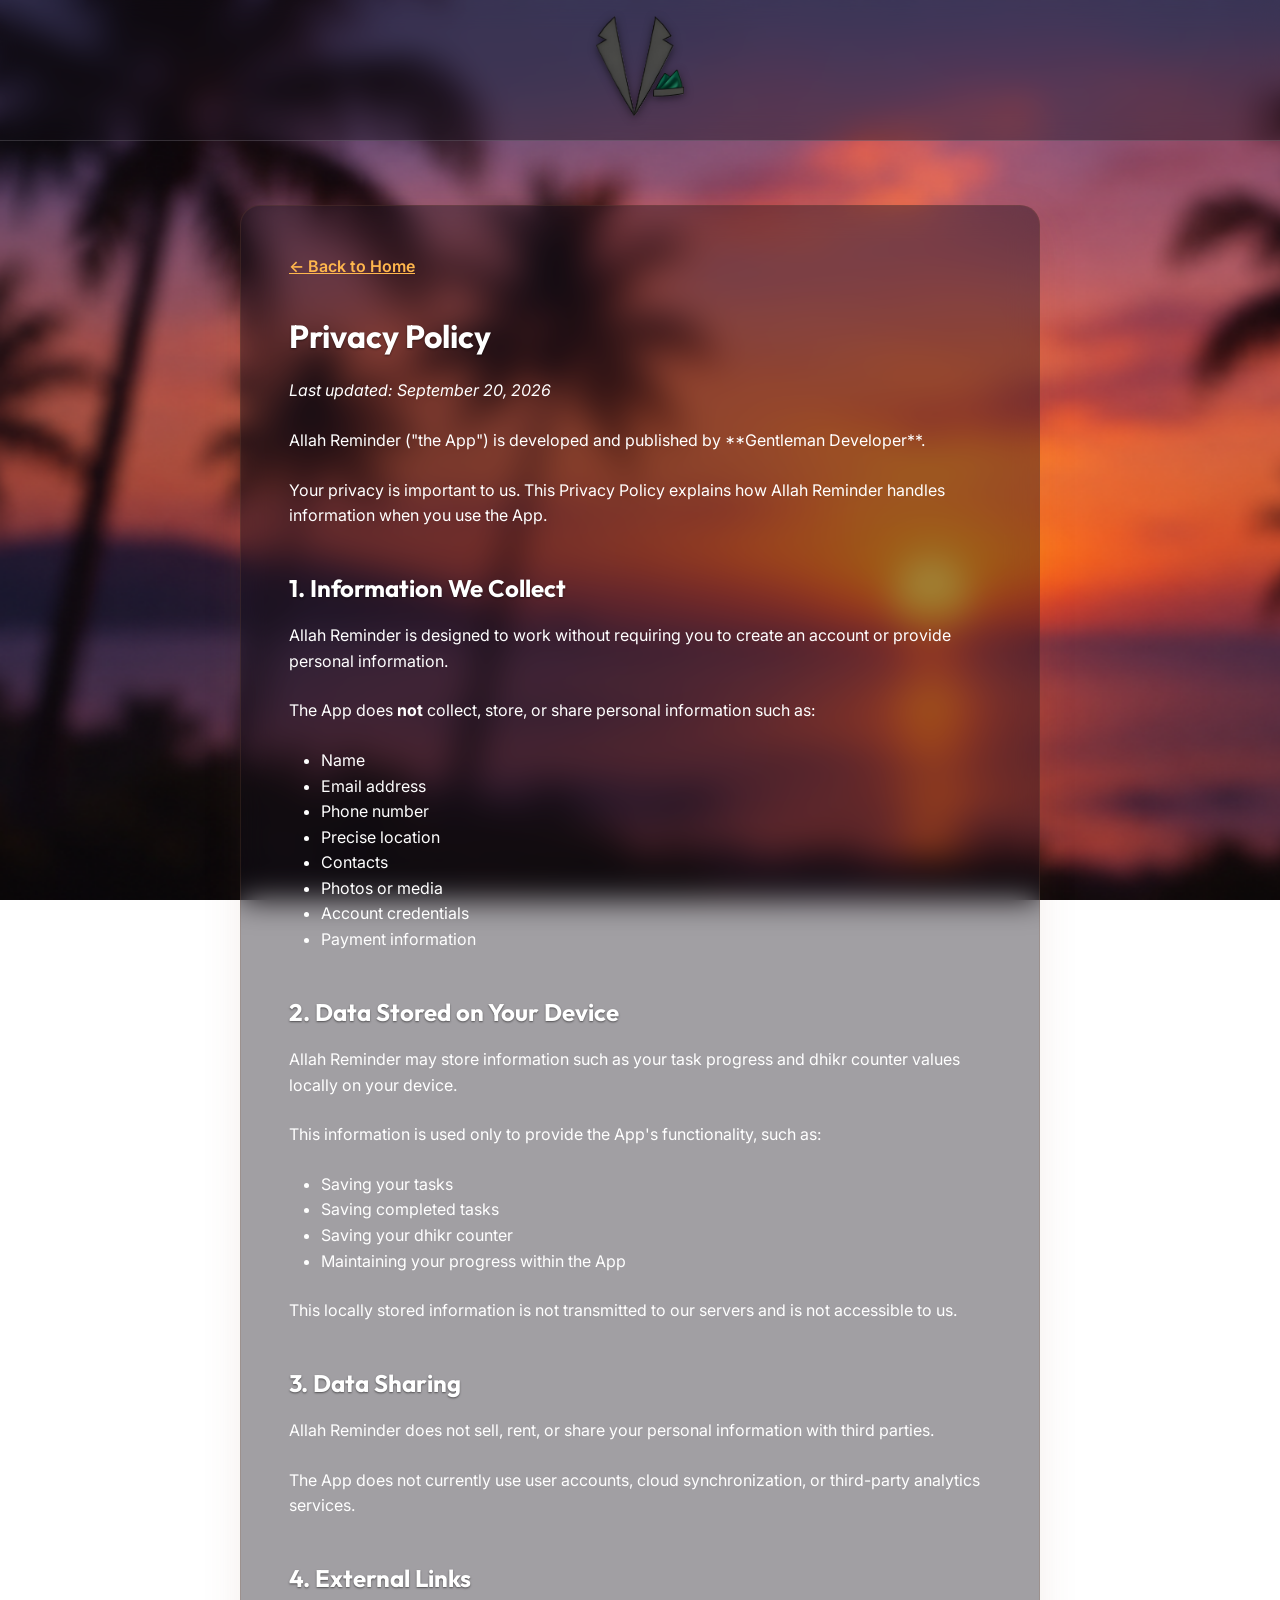
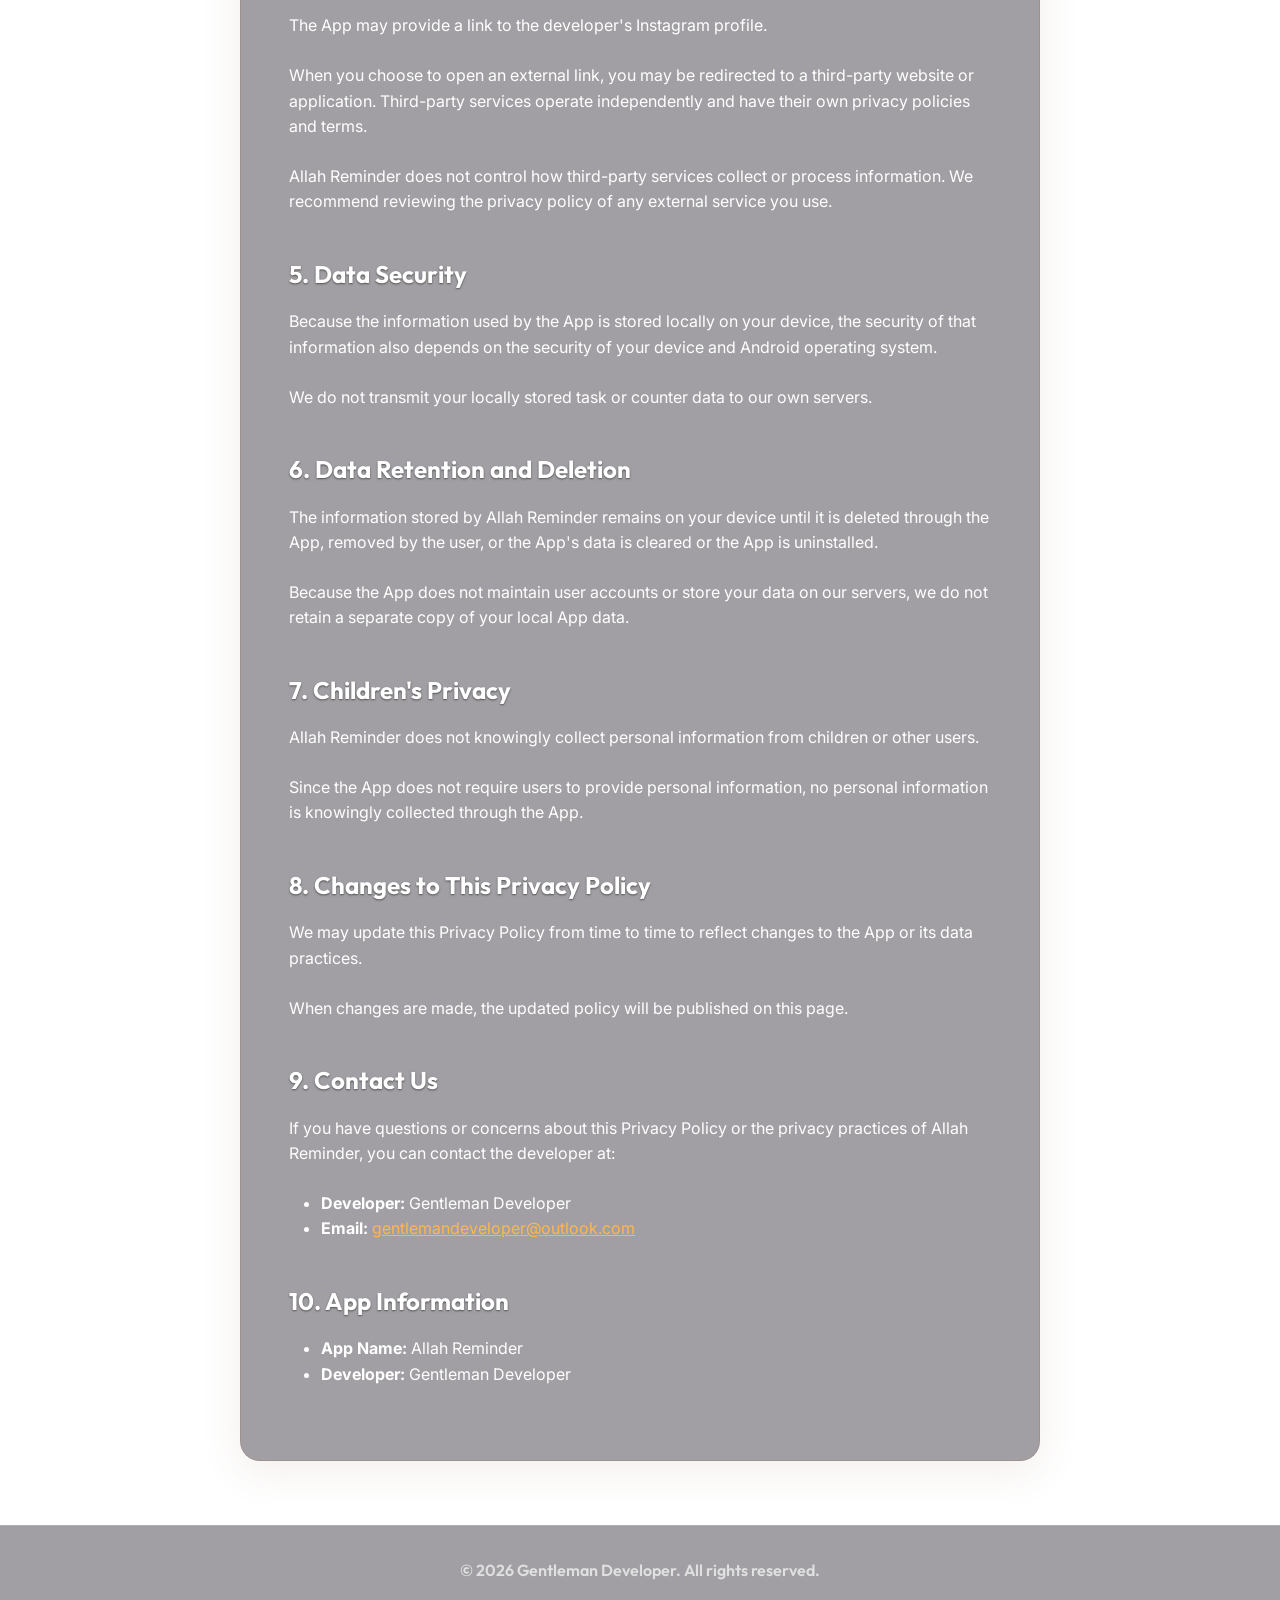
<file: privacy-allah-reminder.html>
<!DOCTYPE html>
<html lang="en">
<head>
  <meta charset="UTF-8" />
  <meta name="viewport" content="width=device-width, initial-scale=1.0" />
  <title>Privacy Policy - Allah Reminder</title>
  <link rel="preconnect" href="https://fonts.googleapis.com" />
  <link rel="preconnect" href="https://fonts.gstatic.com" crossorigin />
  <link href="https://fonts.googleapis.com/css2?family=Outfit:wght@400;600;800&family=Inter:wght@400;500;700&display=swap" rel="stylesheet" />
  <link rel="stylesheet" href="styles.css" />
  <style>
    .privacy-content {
      max-width: 800px;
      margin: 4rem auto;
      padding: 3rem;
      background: var(--glass-bg);
      border-radius: 20px;
      box-shadow: 0 10px 40px rgba(140, 90, 60, 0.1);
      border: 1px solid rgba(140, 90, 60, 0.2);
    }
    .privacy-content h1 {
      font-family: 'Outfit', sans-serif;
      margin-bottom: 1rem;
      color: var(--brown-dark);
    }
    .privacy-content h2 {
      font-family: 'Outfit', sans-serif;
      margin-top: 2.5rem;
      margin-bottom: 1rem;
      color: var(--brown-dark);
    }
    .privacy-content p, .privacy-content ul {
      margin-bottom: 1.5rem;
    }
    .privacy-content ul {
      padding-left: 2rem;
    }
    .back-btn {
      display: inline-block;
      margin-bottom: 2rem;
      color: var(--brown-dark);
      font-weight: 600;
      text-decoration: underline;
    }
  </style>
</head>
<body>
  <header class="site-header">
    <div class="logo-wrapper">
      <a href="index.html">
        <img src="gentleman_developer_logo_png.png" alt="Gentleman Developer Logo" class="logo" />
      </a>
    </div>
  </header>

  <main class="privacy-content">
    <a href="index.html" class="back-btn">&larr; Back to Home</a>
    
    <h1>Privacy Policy</h1>
    <p><em>Last updated: September 20, 2026</em></p>

    <p>Allah Reminder ("the App") is developed and published by **Gentleman Developer**.</p>
    <p>Your privacy is important to us. This Privacy Policy explains how Allah Reminder handles information when you use the App.</p>

    <h2>1. Information We Collect</h2>
    <p>Allah Reminder is designed to work without requiring you to create an account or provide personal information.</p>
    <p>The App does <strong>not</strong> collect, store, or share personal information such as:</p>
    <ul>
      <li>Name</li>
      <li>Email address</li>
      <li>Phone number</li>
      <li>Precise location</li>
      <li>Contacts</li>
      <li>Photos or media</li>
      <li>Account credentials</li>
      <li>Payment information</li>
    </ul>

    <h2>2. Data Stored on Your Device</h2>
    <p>Allah Reminder may store information such as your task progress and dhikr counter values locally on your device.</p>
    <p>This information is used only to provide the App's functionality, such as:</p>
    <ul>
      <li>Saving your tasks</li>
      <li>Saving completed tasks</li>
      <li>Saving your dhikr counter</li>
      <li>Maintaining your progress within the App</li>
    </ul>
    <p>This locally stored information is not transmitted to our servers and is not accessible to us.</p>

    <h2>3. Data Sharing</h2>
    <p>Allah Reminder does not sell, rent, or share your personal information with third parties.</p>
    <p>The App does not currently use user accounts, cloud synchronization, or third-party analytics services.</p>

    <h2>4. External Links</h2>
    <p>The App may provide a link to the developer's Instagram profile.</p>
    <p>When you choose to open an external link, you may be redirected to a third-party website or application. Third-party services operate independently and have their own privacy policies and terms.</p>
    <p>Allah Reminder does not control how third-party services collect or process information. We recommend reviewing the privacy policy of any external service you use.</p>

    <h2>5. Data Security</h2>
    <p>Because the information used by the App is stored locally on your device, the security of that information also depends on the security of your device and Android operating system.</p>
    <p>We do not transmit your locally stored task or counter data to our own servers.</p>

    <h2>6. Data Retention and Deletion</h2>
    <p>The information stored by Allah Reminder remains on your device until it is deleted through the App, removed by the user, or the App's data is cleared or the App is uninstalled.</p>
    <p>Because the App does not maintain user accounts or store your data on our servers, we do not retain a separate copy of your local App data.</p>

    <h2>7. Children's Privacy</h2>
    <p>Allah Reminder does not knowingly collect personal information from children or other users.</p>
    <p>Since the App does not require users to provide personal information, no personal information is knowingly collected through the App.</p>

    <h2>8. Changes to This Privacy Policy</h2>
    <p>We may update this Privacy Policy from time to time to reflect changes to the App or its data practices.</p>
    <p>When changes are made, the updated policy will be published on this page.</p>

    <h2>9. Contact Us</h2>
    <p>If you have questions or concerns about this Privacy Policy or the privacy practices of Allah Reminder, you can contact the developer at:</p>
    <ul>
      <li><strong>Developer:</strong> Gentleman Developer</li>
      <li><strong>Email:</strong> <a href="mailto:gentlemandeveloper@outlook.com">gentlemandeveloper@outlook.com</a></li>
    </ul>

    <h2>10. App Information</h2>
    <ul>
      <li><strong>App Name:</strong> Allah Reminder</li>
      <li><strong>Developer:</strong> Gentleman Developer</li>
    </ul>
  </main>

  <footer class="site-footer">
    <p>&copy; 2026 Gentleman Developer. All rights reserved.</p>
  </footer>
</body>
</html>
</file>
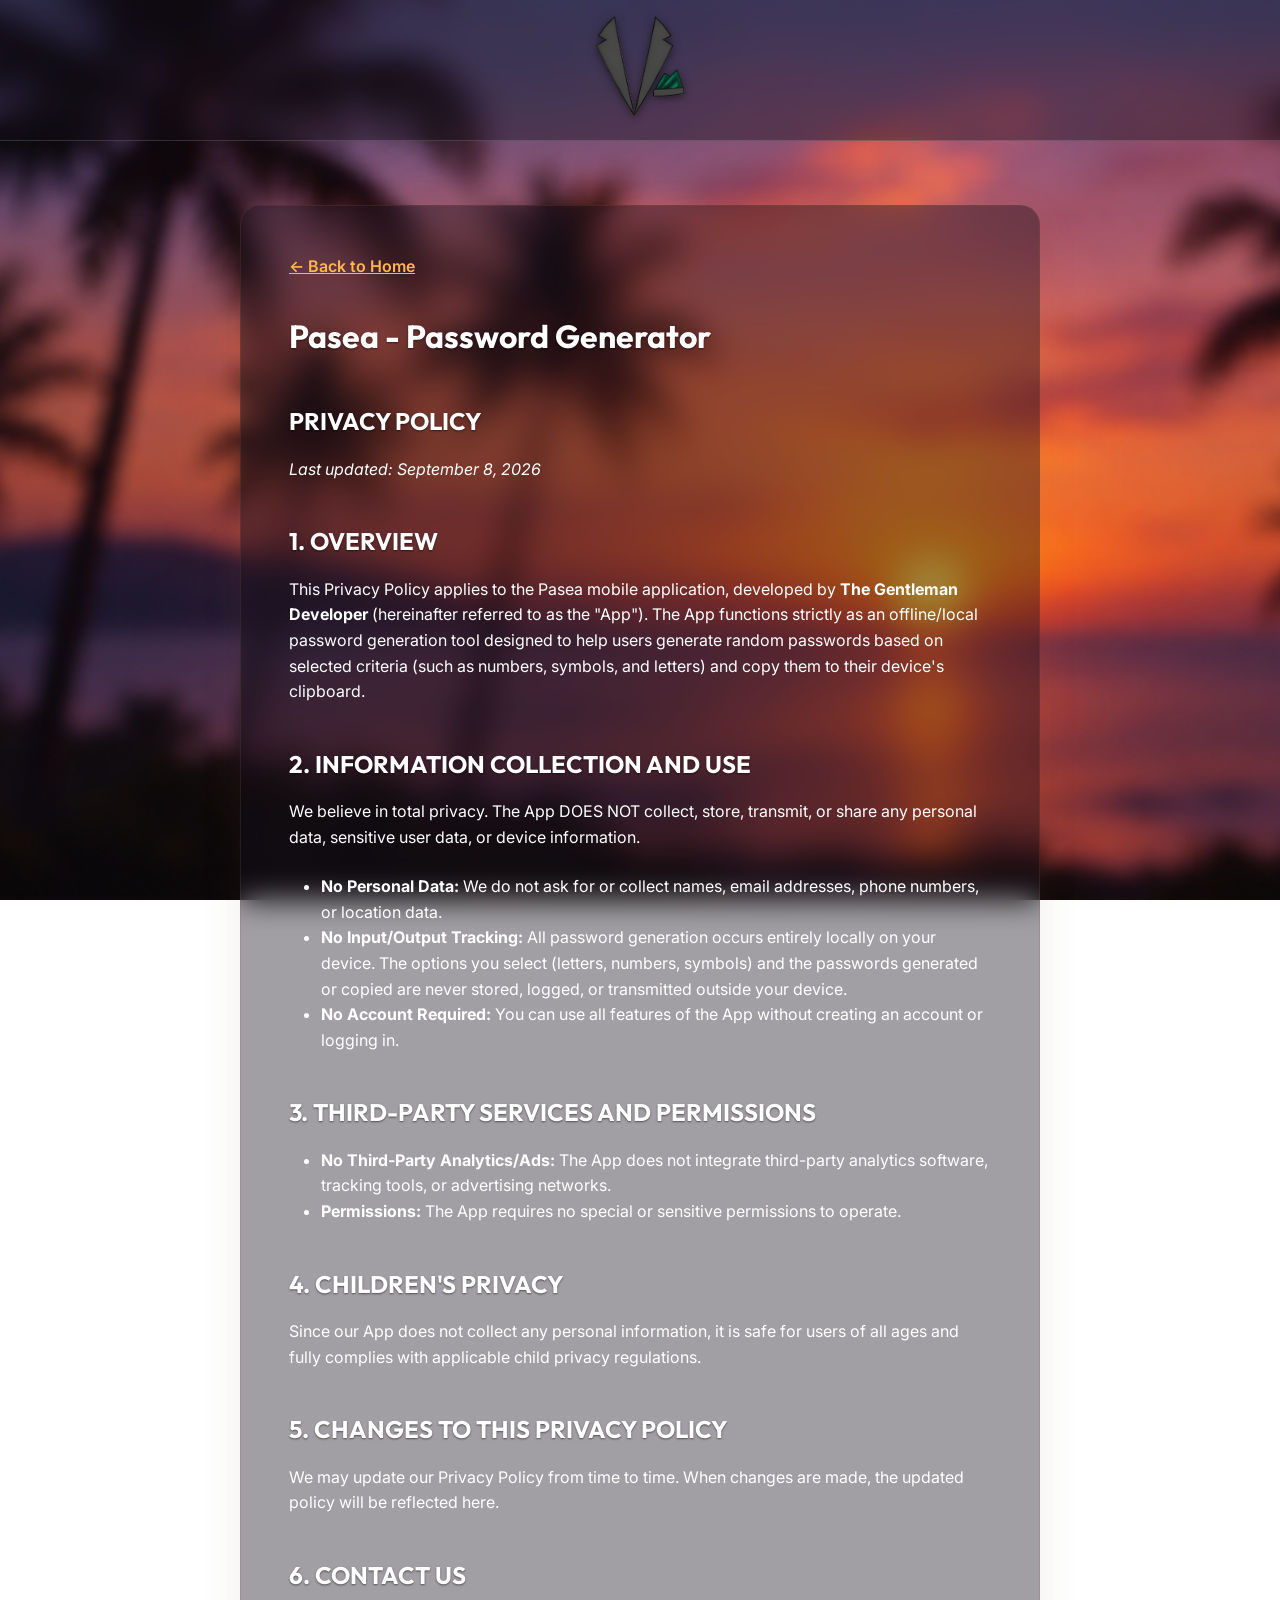
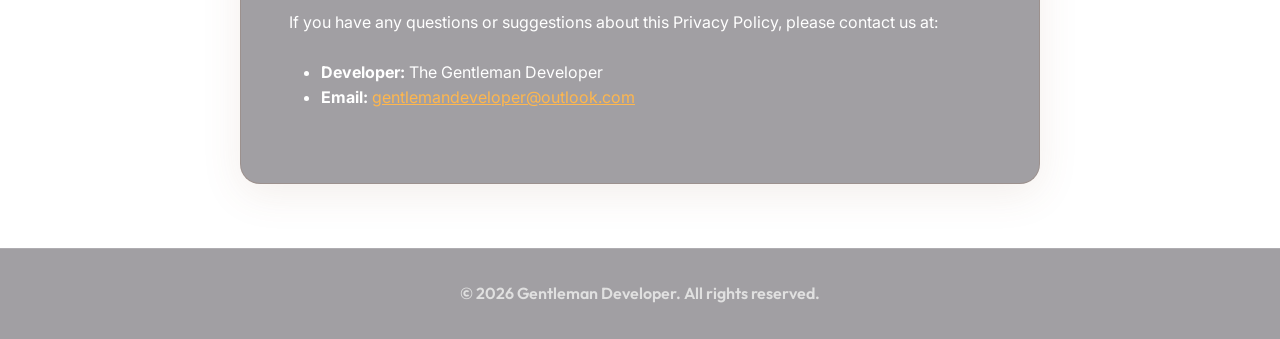
<file: privacy-pasea.html>
<!DOCTYPE html>
<html lang="en">
<head>
  <meta charset="UTF-8" />
  <meta name="viewport" content="width=device-width, initial-scale=1.0" />
  <title>Privacy Policy - Pasea Password Generator</title>
  <link rel="preconnect" href="https://fonts.googleapis.com" />
  <link rel="preconnect" href="https://fonts.gstatic.com" crossorigin />
  <link href="https://fonts.googleapis.com/css2?family=Outfit:wght@400;600;800&family=Inter:wght@400;500;700&display=swap" rel="stylesheet" />
  <link rel="stylesheet" href="styles.css" />
  <style>
    .privacy-content {
      max-width: 800px;
      margin: 4rem auto;
      padding: 3rem;
      background: var(--glass-bg);
      border-radius: 20px;
      box-shadow: 0 10px 40px rgba(140, 90, 60, 0.1);
      border: 1px solid rgba(140, 90, 60, 0.2);
    }
    .privacy-content h1 {
      font-family: 'Outfit', sans-serif;
      margin-bottom: 1rem;
      color: var(--brown-dark);
    }
    .privacy-content h2 {
      font-family: 'Outfit', sans-serif;
      margin-top: 2.5rem;
      margin-bottom: 1rem;
      color: var(--brown-dark);
    }
    .privacy-content p, .privacy-content ul {
      margin-bottom: 1.5rem;
    }
    .privacy-content ul {
      padding-left: 2rem;
    }
    .back-btn {
      display: inline-block;
      margin-bottom: 2rem;
      color: var(--brown-dark);
      font-weight: 600;
      text-decoration: underline;
    }
  </style>
</head>
<body>
  <header class="site-header">
    <div class="logo-wrapper">
      <a href="index.html">
        <img src="gentleman_developer_logo_png.png" alt="Gentleman Developer Logo" class="logo" />
      </a>
    </div>
  </header>

  <main class="privacy-content">
    <a href="index.html" class="back-btn">&larr; Back to Home</a>
    
    <h1>Pasea - Password Generator</h1>
    <h2>PRIVACY POLICY</h2>
    <p><em>Last updated: September 8, 2026</em></p>

    <h2>1. OVERVIEW</h2>
    <p>This Privacy Policy applies to the Pasea mobile application, developed by <strong>The Gentleman Developer</strong> (hereinafter referred to as the "App"). The App functions strictly as an offline/local password generation tool designed to help users generate random passwords based on selected criteria (such as numbers, symbols, and letters) and copy them to their device's clipboard.</p>

    <h2>2. INFORMATION COLLECTION AND USE</h2>
    <p>We believe in total privacy. The App DOES NOT collect, store, transmit, or share any personal data, sensitive user data, or device information.</p>
    <ul>
      <li><strong>No Personal Data:</strong> We do not ask for or collect names, email addresses, phone numbers, or location data.</li>
      <li><strong>No Input/Output Tracking:</strong> All password generation occurs entirely locally on your device. The options you select (letters, numbers, symbols) and the passwords generated or copied are never stored, logged, or transmitted outside your device.</li>
      <li><strong>No Account Required:</strong> You can use all features of the App without creating an account or logging in.</li>
    </ul>

    <h2>3. THIRD-PARTY SERVICES AND PERMISSIONS</h2>
    <ul>
      <li><strong>No Third-Party Analytics/Ads:</strong> The App does not integrate third-party analytics software, tracking tools, or advertising networks.</li>
      <li><strong>Permissions:</strong> The App requires no special or sensitive permissions to operate.</li>
    </ul>

    <h2>4. CHILDREN'S PRIVACY</h2>
    <p>Since our App does not collect any personal information, it is safe for users of all ages and fully complies with applicable child privacy regulations.</p>

    <h2>5. CHANGES TO THIS PRIVACY POLICY</h2>
    <p>We may update our Privacy Policy from time to time. When changes are made, the updated policy will be reflected here.</p>

    <h2>6. CONTACT US</h2>
    <p>If you have any questions or suggestions about this Privacy Policy, please contact us at:</p>
    <ul>
      <li><strong>Developer:</strong> The Gentleman Developer</li>
      <li><strong>Email:</strong> <a href="mailto:gentlemandeveloper@outlook.com">gentlemandeveloper@outlook.com</a></li>
    </ul>
  </main>

  <footer class="site-footer">
    <p>&copy; 2026 Gentleman Developer. All rights reserved.</p>
  </footer>
</body>
</html>
</file>
<file: styles.css>
:root {
  /* Color palette tailored for sunset background */
  --text-main: #FFFFFF;
  --text-secondary: #E0E0E0;
  --accent: #FFB74D; /* Orange/sunset accent */
  --glass-bg: rgba(20, 15, 25, 0.4); /* Darker glass for contrast */
  --glass-border: rgba(255, 255, 255, 0.15);
  --glass-shadow: rgba(0, 0, 0, 0.4);
}

/* Global Reset */
* { margin:0; padding:0; box-sizing:border-box; }
body { 
  font-family: 'Inter', sans-serif; 
  background-image: url('background_img_website.png');
  background-size: cover;
  background-position: center;
  background-attachment: fixed;
  background-repeat: no-repeat;
  color: var(--text-main); 
  line-height: 1.6; 
  overflow-x: hidden; 
}
a { color:inherit; text-decoration:none; }

/* Header */
.site-header { 
  position: sticky; 
  top: 0; 
  background: var(--glass-bg); 
  backdrop-filter: blur(12px); 
  -webkit-backdrop-filter: blur(12px);
  z-index: 1000; 
  display: flex; 
  justify-content: center; 
  padding: 1rem; 
  border-bottom: 1px solid var(--glass-border);
}
.logo-wrapper { text-align:center; }
.logo { max-height: 100px; filter: drop-shadow(0 2px 4px rgba(0,0,0,0.5)); }

/* Main Content */
.main-content {
  max-width: 1200px;
  margin: 3rem auto;
  padding: 0 2rem;
  display: flex;
  flex-direction: column;
  gap: 4rem;
}

/* App Sections */
.app-section {
  display: grid;
  grid-template-columns: 1fr 1fr;
  gap: 2rem;
  align-items: center;
  background: var(--glass-bg);
  backdrop-filter: blur(12px);
  -webkit-backdrop-filter: blur(12px);
  padding: 3rem;
  border-radius: 20px;
  box-shadow: 0 10px 40px var(--glass-shadow);
  border: 1px solid var(--glass-border);
  transition: transform 0.3s ease;
}

.app-section:hover {
  transform: translateY(-5px);
}

.app-info {
  display: flex;
  flex-direction: column;
  align-items: center;
  justify-content: center;
  gap: 1.5rem;
}

.app-logo {
  max-width: 300px;
  width: 100%;
  height: auto;
  border-radius: 24px;
  box-shadow: 0 10px 25px rgba(0,0,0,0.5);
  transition: transform 0.3s;
}

.app-logo:hover {
  transform: scale(1.03);
}

.app-description {
  font-size: 1.1rem;
  line-height: 1.6;
  text-align: center;
  color: var(--text-secondary);
  margin: 0 1rem;
  text-shadow: 0 1px 2px rgba(0,0,0,0.5);
}

.play-button {
  display: inline-block;
  transition: transform 0.3s;
  filter: drop-shadow(0 4px 6px rgba(0,0,0,0.3));
}

.play-button img {
  height: 65px;
}

.play-button:hover {
  transform: scale(1.05);
}

.privacy-link {
  font-size: 0.9rem;
  color: var(--text-secondary);
  text-decoration: underline;
  transition: opacity 0.3s, color 0.3s;
  margin-top: -0.5rem;
  text-shadow: 0 1px 2px rgba(0,0,0,0.5);
}

.privacy-link:hover {
  color: var(--accent);
  opacity: 1;
}

/* Sliders */
.app-screenshots {
  display: flex;
  justify-content: center;
  align-items: center;
}

.slider {
  position: relative;
  width: 250px;
  height: 520px;
  border-radius: 35px;
  overflow: hidden;
  box-shadow: 0 20px 40px rgba(0,0,0,0.6);
  border: 8px solid rgba(255, 255, 255, 0.1);
  background: #000;
}

.slide {
  position: absolute;
  top: 0;
  left: 0;
  width: 100%;
  height: 100%;
  object-fit: cover;
  opacity: 0;
  transition: opacity 0.8s ease-in-out, transform 5s linear;
}

.slide.active {
  opacity: 1;
  transform: scale(1.05);
}

.slider-btn {
  position: absolute;
  top: 50%;
  transform: translateY(-50%);
  background: rgba(0, 0, 0, 0.5);
  color: #fff;
  border: 1px solid rgba(255, 255, 255, 0.2);
  width: 36px;
  height: 36px;
  border-radius: 50%;
  cursor: pointer;
  font-size: 1rem;
  display: flex;
  align-items: center;
  justify-content: center;
  transition: background 0.3s, transform 0.3s, opacity 0.3s;
  z-index: 10;
  opacity: 0;
  backdrop-filter: blur(4px);
}

.slider:hover .slider-btn {
  opacity: 1;
}

.slider-btn:hover {
  background: rgba(0, 0, 0, 0.8);
  transform: translateY(-50%) scale(1.1);
}

.prev-btn { left: 10px; }
.next-btn { right: 10px; }

/* Privacy Policy Pages specific styles */
.privacy-content {
  max-width: 800px;
  margin: 4rem auto;
  padding: 3rem;
  background: var(--glass-bg);
  backdrop-filter: blur(15px);
  -webkit-backdrop-filter: blur(15px);
  border-radius: 20px;
  box-shadow: 0 10px 40px var(--glass-shadow);
  border: 1px solid var(--glass-border);
}

.privacy-content h1, .privacy-content h2 {
  color: var(--accent);
  text-shadow: 0 1px 2px rgba(0,0,0,0.5);
}

.privacy-content a {
  color: var(--accent);
  text-decoration: underline;
}

.back-btn {
  display: inline-block;
  margin-bottom: 2rem;
  color: var(--text-secondary);
  font-weight: 600;
  text-decoration: underline;
  transition: color 0.3s;
}

.back-btn:hover {
  color: var(--text-main);
}

/* Footer */
.site-footer { 
  text-align: center; 
  padding: 2rem; 
  margin-top: 3rem; 
  font-family: 'Outfit', sans-serif; 
  color: var(--text-secondary); 
  font-weight: 600;
  border-top: 1px solid var(--glass-border);
  background: var(--glass-bg);
  backdrop-filter: blur(10px);
}

/* Reveal animation */
.reveal { opacity:0; transform:translateY(30px); transition:opacity 0.8s ease-out, transform 0.8s ease-out; }
.reveal.active { opacity:1; transform:translateY(0); }

/* Responsive layout */
@media (max-width: 900px) {
  .app-section {
    grid-template-columns: 1fr;
    gap: 3rem;
    padding: 2rem;
  }
  
  .app-section .app-info { order: 1; }
  .app-section .app-screenshots { order: 2; }
  
  .slider {
    width: 220px;
    height: 460px;
  }
  
  .slider-btn { opacity: 1; }
}
</file>
